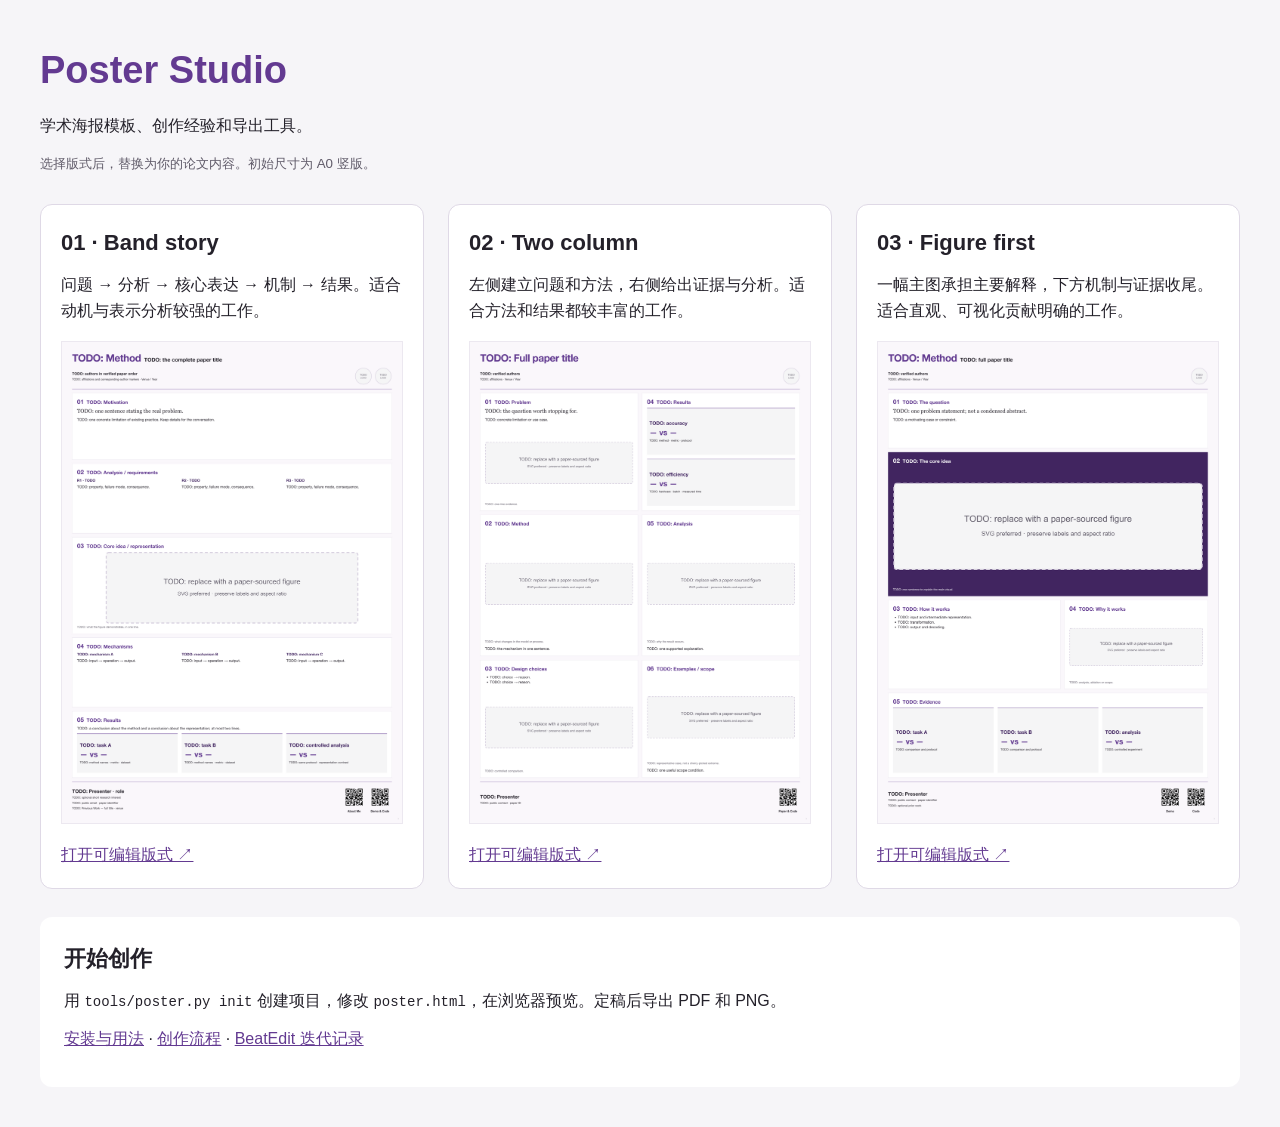
<file: index.html>
<!doctype html><html lang="zh-CN"><head><meta charset="utf-8"><meta name="viewport" content="width=device-width,initial-scale=1"><title>Poster Studio · 学术海报创作</title>
<style>
*{box-sizing:border-box}body{margin:0;background:#f6f5f8;color:#24212a;font:16px/1.6 -apple-system,BlinkMacSystemFont,"Helvetica Neue",Arial,sans-serif}main{max-width:1440px;margin:auto;padding:40px}h1{font-size:38px;margin:0;color:#633a91}p{margin:12px 0}a{color:#633a91}.grid{display:grid;grid-template-columns:repeat(3,minmax(0,1fr));gap:24px;margin-top:28px}.tile{background:white;padding:20px;border:1px solid #dfd9e6;border-radius:12px}h2{font-size:22px;margin:0}.tile img{width:100%;display:block;margin:18px 0;border:1px solid #ece8f0}.tag{display:inline-block;background:#f0eaf6;border-radius:6px;padding:2px 8px;font-size:13px}.notes{background:white;padding:24px;margin-top:28px;border-radius:12px}code{font-size:14px}small{color:#605b69}@media(max-width:900px){.grid{grid-template-columns:1fr}main{padding:24px}}
</style></head><body><main><h1>Poster Studio</h1><p>学术海报模板、创作经验和导出工具。</p><small>选择版式后，替换为你的论文内容。初始尺寸为 A0 竖版。</small>
<div class="grid">
<article class="tile"><h2>01 · Band story</h2><p>问题 → 分析 → 核心表达 → 机制 → 结果。适合动机与表示分析较强的工作。</p><a href="templates/band-story.html"><img src="previews/band-story.png" alt="顺序叙事模板预览">打开可编辑版式 ↗</a></article>
<article class="tile"><h2>02 · Two column</h2><p>左侧建立问题和方法，右侧给出证据与分析。适合方法和结果都较丰富的工作。</p><a href="templates/two-column.html"><img src="previews/two-column.png" alt="双栏模板预览">打开可编辑版式 ↗</a></article>
<article class="tile"><h2>03 · Figure first</h2><p>一幅主图承担主要解释，下方机制与证据收尾。适合直观、可视化贡献明确的工作。</p><a href="templates/figure-first.html"><img src="previews/figure-first.png" alt="主图优先模板预览">打开可编辑版式 ↗</a></article>
</div><section class="notes"><h2>开始创作</h2><p>用 <code>tools/poster.py init</code> 创建项目，修改 <code>poster.html</code>，在浏览器预览。定稿后导出 PDF 和 PNG。</p><p><a href="README.md">安装与用法</a> · <a href="docs/01-workflow.md">创作流程</a> · <a href="docs/02-iteration-lessons.md">BeatEdit 迭代记录</a></p></section></main></body></html>
</file>
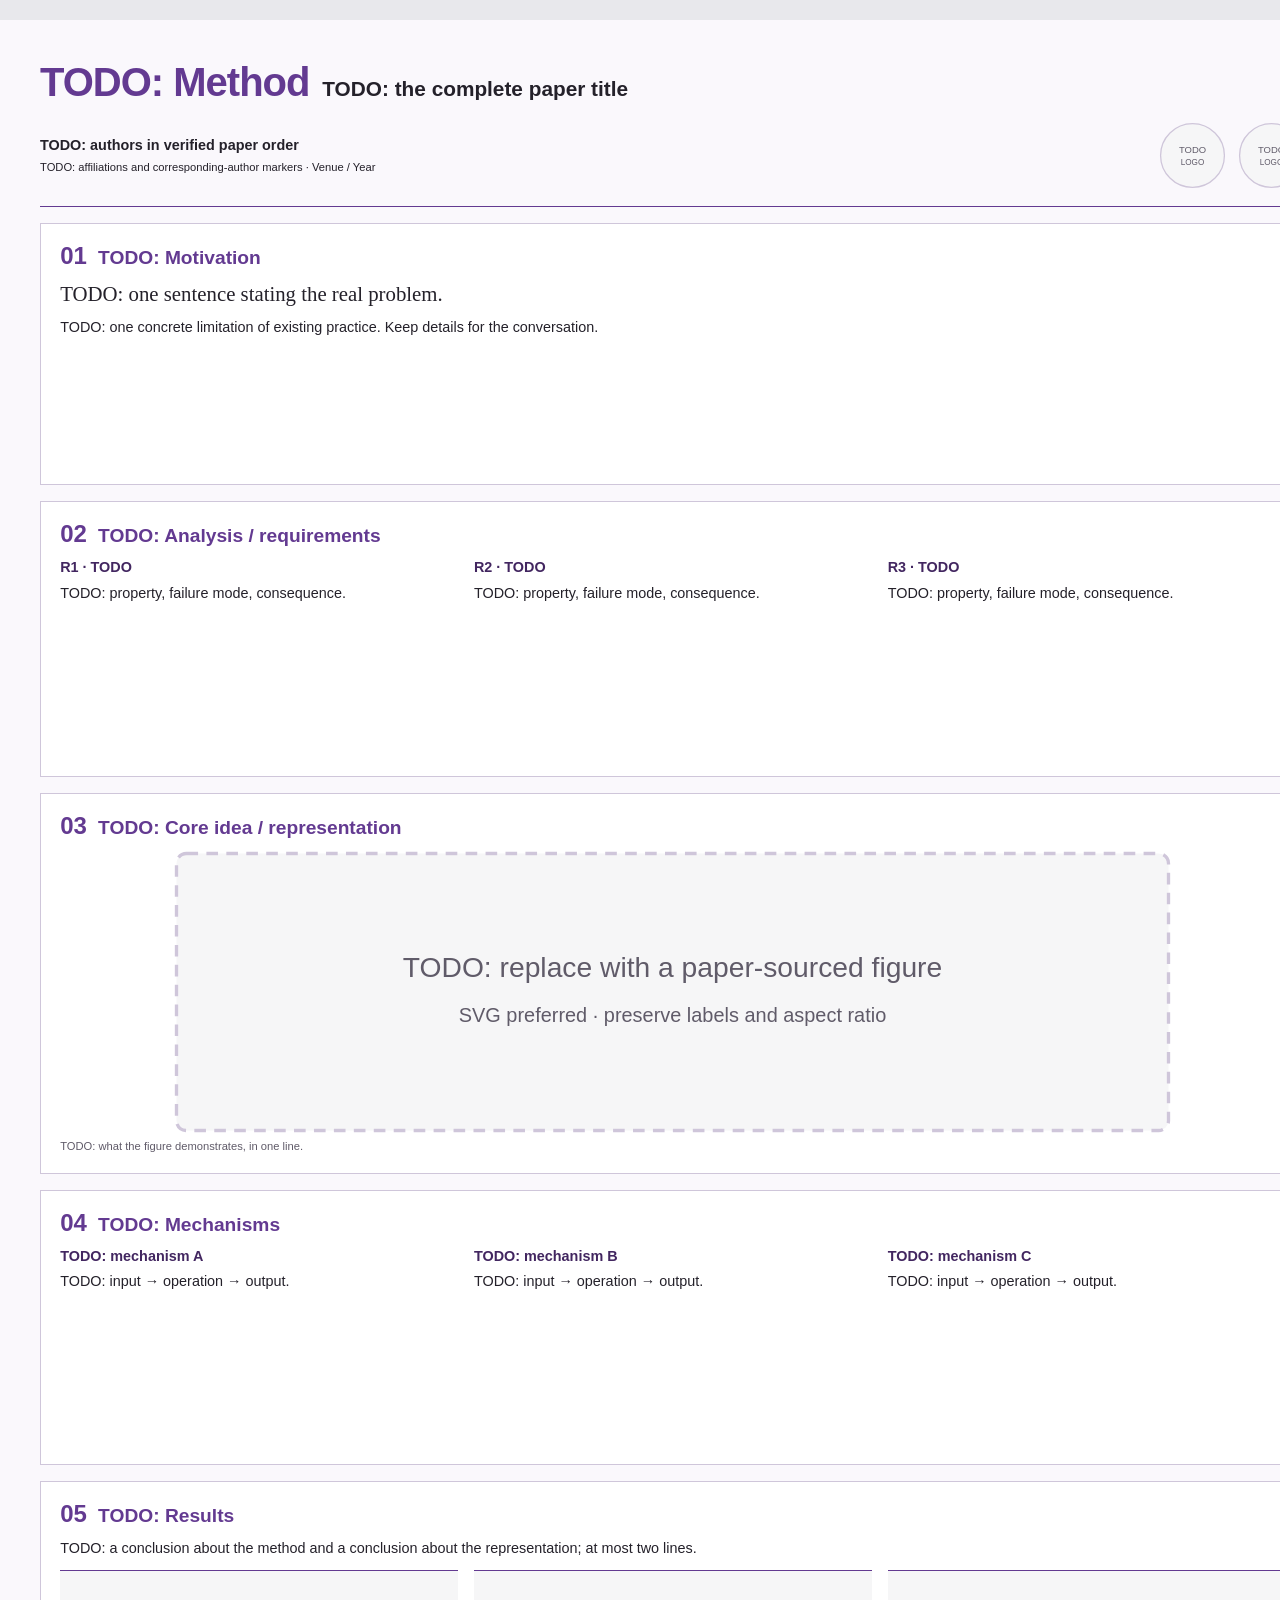
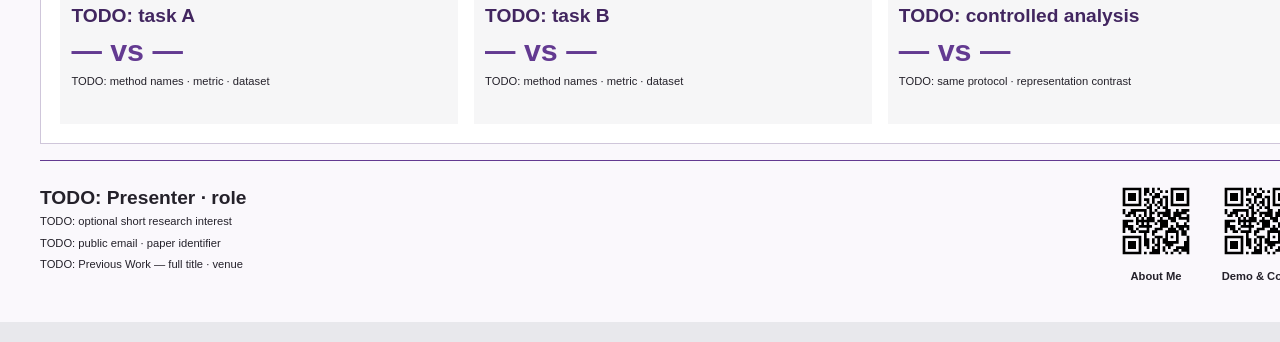
<file: templates/band-story.html>
<!doctype html>
<html lang="en"><head><meta charset="utf-8"><meta name="viewport" content="width=device-width,initial-scale=1"><title>Band story — TODO scaffold</title><link rel="stylesheet" href="../styles/poster.css"></head>
<body><main class="poster" data-measure-role="poster" data-posterly-contract="identity-v1" data-ps-identity="on">
<header data-measure-role="header">
  <div class="title-line"><h1>TODO: Method</h1><div class="subtitle">TODO: the complete paper title</div></div>
  <div class="identity-row"><div class="byline"><p class="authors">TODO: authors in verified paper order</p><p class="affiliations">TODO: affiliations and corresponding-author markers · Venue / Year</p></div><div class="logo-row"><img class="logo-slot" src="../assets/logo-slot.svg" alt="TODO institution logo"><img class="logo-slot" src="../assets/logo-slot.svg" alt="TODO venue logo"></div></div>
</header>
<div class="body-stack" data-measure-role="body"><div class="body-stack story" data-measure-role="column">
  <section class="card" id="motivation" data-measure-role="card"><h2 class="section-title"><span class="num">01</span>TODO: Motivation</h2><p class="lead">TODO: one sentence stating the real problem.</p><p>TODO: one concrete limitation of existing practice. Keep details for the conversation.</p></section>
  <section class="card" id="analysis" data-measure-role="card"><h2 class="section-title"><span class="num">02</span>TODO: Analysis / requirements</h2><div class="tracks"><div class="track"><h3>R1 · TODO</h3><p>TODO: property, failure mode, consequence.</p></div><div class="track"><h3>R2 · TODO</h3><p>TODO: property, failure mode, consequence.</p></div><div class="track"><h3>R3 · TODO</h3><p>TODO: property, failure mode, consequence.</p></div></div></section>
  <section class="card" id="representation" data-measure-role="card"><h2 class="section-title"><span class="num">03</span>TODO: Core idea / representation</h2><figure class="figure"><img src="../assets/figure-slot.svg" alt="TODO paper figure"><figcaption class="caption">TODO: what the figure demonstrates, in one line.</figcaption></figure></section>
  <section class="card" id="mechanisms" data-measure-role="card"><h2 class="section-title"><span class="num">04</span>TODO: Mechanisms</h2><div class="tracks"><div class="track"><h3>TODO: mechanism A</h3><p>TODO: input → operation → output.</p></div><div class="track"><h3>TODO: mechanism B</h3><p>TODO: input → operation → output.</p></div><div class="track"><h3>TODO: mechanism C</h3><p>TODO: input → operation → output.</p></div></div></section>
  <section class="card" id="results" data-measure-role="card"><h2 class="section-title"><span class="num">05</span>TODO: Results</h2><p class="result-summary">TODO: a conclusion about the method and a conclusion about the representation; at most two lines.</p><div class="metrics"><div class="metric"><h3>TODO: task A</h3><div class="value">— vs —</div><p>TODO: method names · metric · dataset</p></div><div class="metric"><h3>TODO: task B</h3><div class="value">— vs —</div><p>TODO: method names · metric · dataset</p></div><div class="metric"><h3>TODO: controlled analysis</h3><div class="value">— vs —</div><p>TODO: same protocol · representation contrast</p></div></div></section>
</div></div>
<footer data-measure-role="footer"><div class="presenter"><h3>TODO: Presenter · role</h3><p>TODO: optional short research interest</p><p>TODO: public email · paper identifier</p><p>TODO: Previous Work — full title · venue</p></div><div class="qr-row"><a class="qr-block" href="https://example.org/"><div class="qr-slot"><img class="white-blend" src="../assets/qr-demo.svg" alt="DEMO QR: example.org"></div><span class="qr-label">About Me</span></a><a class="qr-block" href="https://example.org/"><div class="qr-slot"><img class="white-blend" src="../assets/qr-demo.svg" alt="DEMO QR: example.org"></div><span class="qr-label">Demo &amp; Code</span></a></div></footer>
<span class="corner-sig" data-ps-mark="corner" aria-hidden="true">⊕</span>
</main></body></html>
</file>
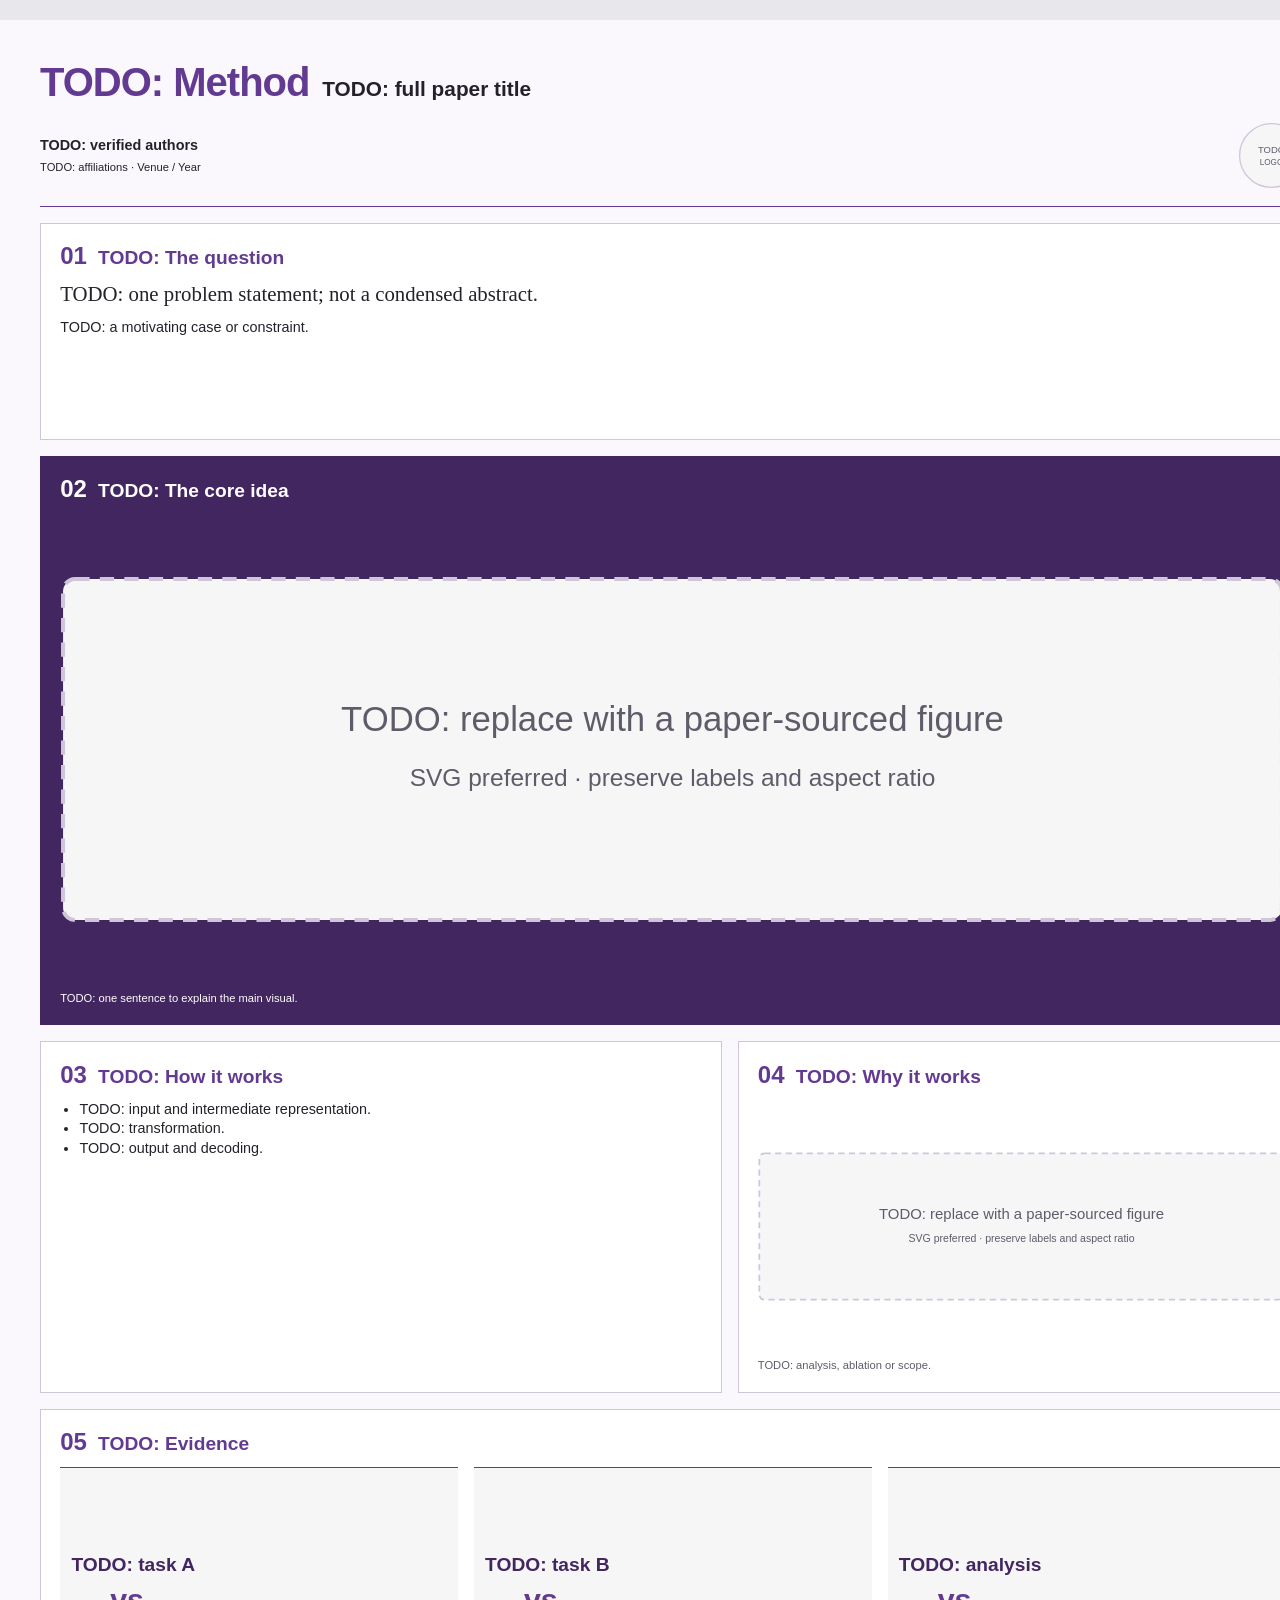
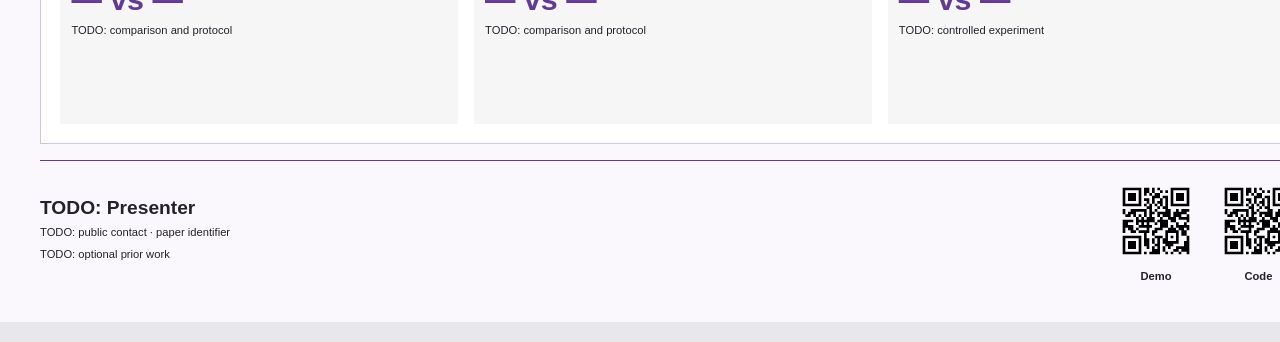
<file: templates/figure-first.html>
<!doctype html>
<html lang="en"><head><meta charset="utf-8"><meta name="viewport" content="width=device-width,initial-scale=1"><title>Figure first — TODO scaffold</title><link rel="stylesheet" href="../styles/poster.css"></head>
<body><main class="poster" data-measure-role="poster" data-posterly-contract="identity-v1" data-ps-identity="on">
<header data-measure-role="header"><div class="title-line"><h1>TODO: Method</h1><div class="subtitle">TODO: full paper title</div></div><div class="identity-row"><div class="byline"><p class="authors">TODO: verified authors</p><p class="affiliations">TODO: affiliations · Venue / Year</p></div><img class="logo-slot" src="../assets/logo-slot.svg" alt="TODO logo"></div></header>
<div class="hero-layout">
  <section class="card" data-measure-role="band"><h2 class="section-title"><span class="num">01</span>TODO: The question</h2><p class="lead">TODO: one problem statement; not a condensed abstract.</p><p>TODO: a motivating case or constraint.</p></section>
  <section class="card hero-card" data-measure-role="band"><h2 class="section-title"><span class="num">02</span>TODO: The core idea</h2><figure class="figure"><img src="../assets/figure-slot.svg" alt="TODO central paper figure"><figcaption class="caption">TODO: one sentence to explain the main visual.</figcaption></figure></section>
  <div class="lower-grid" data-measure-role="body"><div class="column" data-measure-role="column"><section class="card" data-measure-role="card"><h2 class="section-title"><span class="num">03</span>TODO: How it works</h2><ul><li>TODO: input and intermediate representation.</li><li>TODO: transformation.</li><li>TODO: output and decoding.</li></ul></section></div><div class="column" data-measure-role="column"><section class="card" data-measure-role="card"><h2 class="section-title"><span class="num">04</span>TODO: Why it works</h2><figure class="figure"><img src="../assets/figure-slot.svg" alt="TODO supporting analysis"><figcaption class="caption">TODO: analysis, ablation or scope.</figcaption></figure></section></div></div>
  <section class="card" data-measure-role="band"><h2 class="section-title"><span class="num">05</span>TODO: Evidence</h2><div class="metrics"><div class="metric"><h3>TODO: task A</h3><div class="value">— vs —</div><p>TODO: comparison and protocol</p></div><div class="metric"><h3>TODO: task B</h3><div class="value">— vs —</div><p>TODO: comparison and protocol</p></div><div class="metric"><h3>TODO: analysis</h3><div class="value">— vs —</div><p>TODO: controlled experiment</p></div></div></section>
</div>
<footer data-measure-role="footer"><div class="presenter"><h3>TODO: Presenter</h3><p>TODO: public contact · paper identifier</p><p>TODO: optional prior work</p></div><div class="qr-row"><a class="qr-block" href="https://example.org/"><div class="qr-slot"><img src="../assets/qr-demo.svg" alt="DEMO QR"></div><span class="qr-label">Demo</span></a><a class="qr-block" href="https://example.org/"><div class="qr-slot"><img src="../assets/qr-demo.svg" alt="DEMO QR"></div><span class="qr-label">Code</span></a></div></footer>
<span class="corner-sig" data-ps-mark="corner" aria-hidden="true">⊕</span>
</main></body></html>
</file>
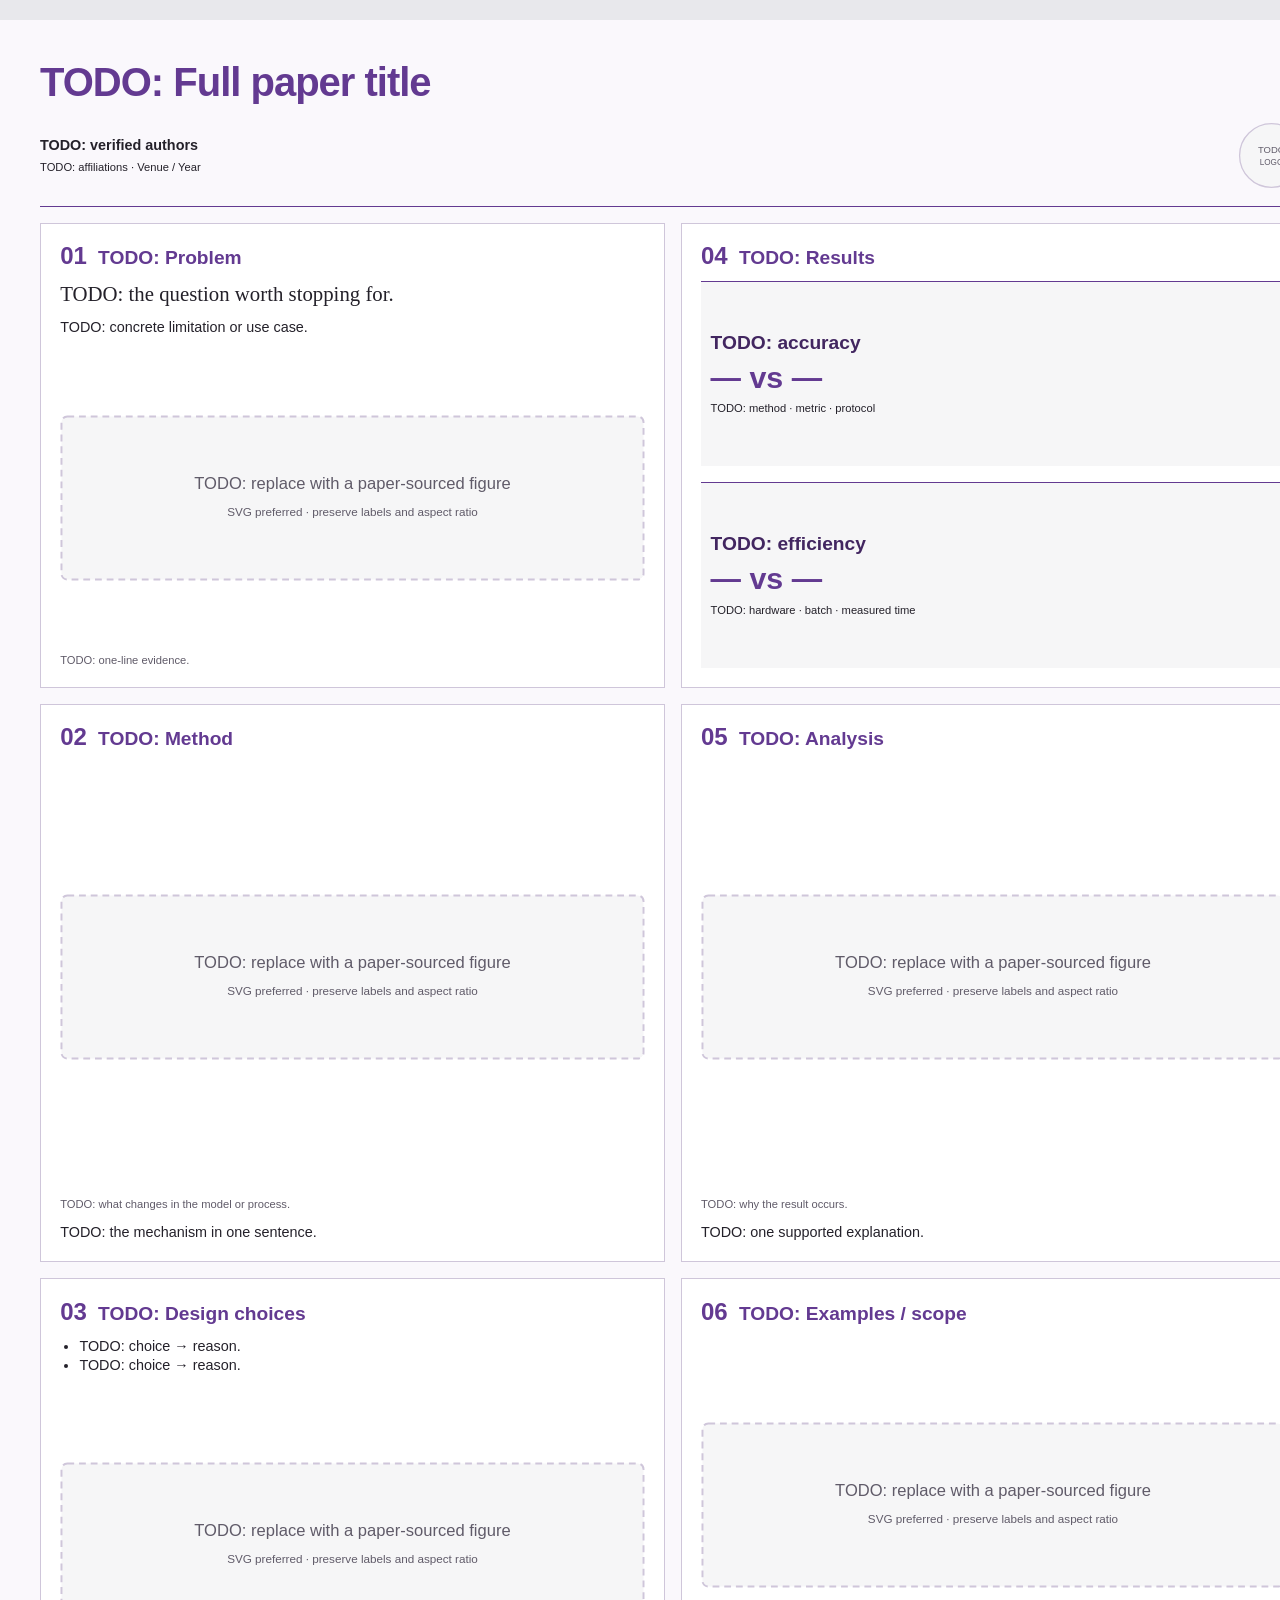
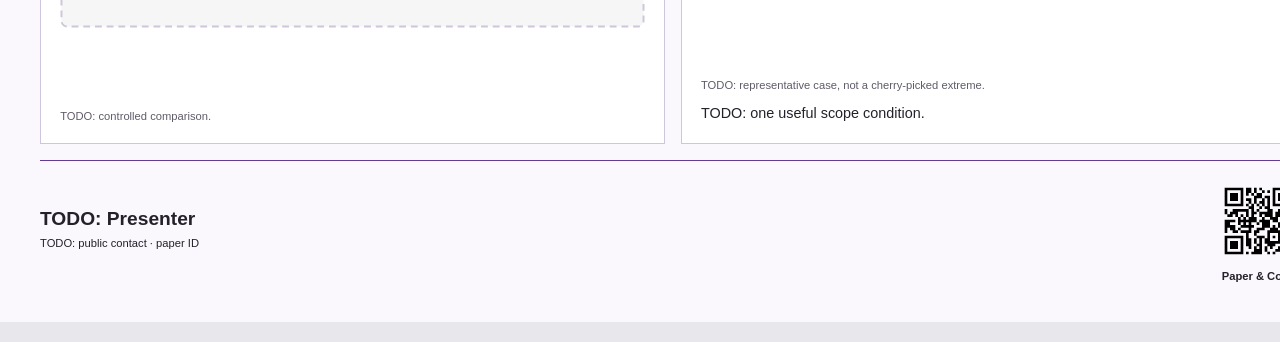
<file: templates/two-column.html>
<!doctype html>
<html lang="en"><head><meta charset="utf-8"><meta name="viewport" content="width=device-width,initial-scale=1"><title>Two column — TODO scaffold</title><link rel="stylesheet" href="../styles/poster.css"></head>
<body><main class="poster" data-measure-role="poster" data-posterly-contract="identity-v1" data-ps-identity="on">
<header data-measure-role="header"><h1>TODO: Full paper title</h1><div class="identity-row"><div class="byline"><p class="authors">TODO: verified authors</p><p class="affiliations">TODO: affiliations · Venue / Year</p></div><img class="logo-slot" src="../assets/logo-slot.svg" alt="TODO logo"></div></header>
<div class="two-col" data-measure-role="body">
  <div class="column" data-measure-role="column">
    <section class="card" data-measure-role="card"><h2 class="section-title"><span class="num">01</span>TODO: Problem</h2><p class="lead">TODO: the question worth stopping for.</p><p>TODO: concrete limitation or use case.</p><figure class="figure"><img src="../assets/figure-slot.svg" alt="TODO problem figure"><figcaption class="caption">TODO: one-line evidence.</figcaption></figure></section>
    <section class="card" data-measure-role="card"><h2 class="section-title"><span class="num">02</span>TODO: Method</h2><figure class="figure"><img src="../assets/figure-slot.svg" alt="TODO method figure"><figcaption class="caption">TODO: what changes in the model or process.</figcaption></figure><p>TODO: the mechanism in one sentence.</p></section>
    <section class="card" data-measure-role="card"><h2 class="section-title"><span class="num">03</span>TODO: Design choices</h2><ul><li>TODO: choice → reason.</li><li>TODO: choice → reason.</li></ul><figure class="figure"><img src="../assets/figure-slot.svg" alt="TODO design analysis"><figcaption class="caption">TODO: controlled comparison.</figcaption></figure></section>
  </div>
  <div class="column" data-measure-role="column">
    <section class="card" data-measure-role="card"><h2 class="section-title"><span class="num">04</span>TODO: Results</h2><div class="metrics"><div class="metric"><h3>TODO: accuracy</h3><div class="value">— vs —</div><p>TODO: method · metric · protocol</p></div><div class="metric"><h3>TODO: efficiency</h3><div class="value">— vs —</div><p>TODO: hardware · batch · measured time</p></div></div></section>
    <section class="card" data-measure-role="card"><h2 class="section-title"><span class="num">05</span>TODO: Analysis</h2><figure class="figure"><img src="../assets/figure-slot.svg" alt="TODO analysis figure"><figcaption class="caption">TODO: why the result occurs.</figcaption></figure><p>TODO: one supported explanation.</p></section>
    <section class="card" data-measure-role="card"><h2 class="section-title"><span class="num">06</span>TODO: Examples / scope</h2><figure class="figure"><img src="../assets/figure-slot.svg" alt="TODO examples"><figcaption class="caption">TODO: representative case, not a cherry-picked extreme.</figcaption></figure><p>TODO: one useful scope condition.</p></section>
  </div>
</div>
<footer data-measure-role="footer"><div class="presenter"><h3>TODO: Presenter</h3><p>TODO: public contact · paper ID</p></div><a class="qr-block" href="https://example.org/"><div class="qr-slot"><img src="../assets/qr-demo.svg" alt="DEMO QR"></div><span class="qr-label">Paper &amp; Code</span></a></footer>
<span class="corner-sig" data-ps-mark="corner" aria-hidden="true">⊕</span>
</main></body></html>
</file>
<file: styles/poster.css>
/* Poster Studio print layout. */
:root {
  --u: 1.6px;
  --page-w: 841; --page-h: 1189;
  --accent: #633a91; --accent-deep: #422660;
  --paper: #faf8fc; --surface: #ffffff; --soft: #f6f6f7;
  --ink: #24212a; --muted: #605b69; --line: #cfc6da;
  --sans: "Helvetica Neue", Arial, sans-serif;
  --serif: Georgia, "Times New Roman", serif;
  --fs-title: calc(25 * var(--u)); --fs-subtitle: calc(13 * var(--u));
  --fs-heading: calc(12 * var(--u)); --fs-number: calc(15 * var(--u));
  --fs-body: calc(9 * var(--u)); --fs-small: calc(7 * var(--u));
  --fs-author: calc(9 * var(--u)); --fs-metric: calc(19 * var(--u));
  --pad: calc(25 * var(--u)); --gap: calc(10 * var(--u));
  --qr: calc(55 * var(--u)); --qr-optical: calc(52 * var(--u));
}
* {box-sizing: border-box;}
html, body {margin: 0; padding: 0;}
body {background: #e8e8ec; color: var(--ink); font-family: var(--sans);}
.poster {
  width: calc(var(--page-w) * var(--u)); height: calc(var(--page-h) * var(--u));
  margin: 20px auto; padding: var(--pad); background: var(--paper);
  display: grid; grid-template-columns: minmax(0, 1fr);
  grid-template-rows: auto minmax(0, 1fr) auto; gap: var(--gap); position: relative;
}
h1, h2, h3, p, figure {margin: 0;}
h1, h2, h3 {line-height: 1.12;}
p, li {font-size: var(--fs-body); line-height: 1.35; text-wrap: pretty;}
ul {margin: 0; padding-left: calc(12 * var(--u));}
a {color: inherit; text-decoration: none;}
img {display: block; max-width: 100%; height: auto;}
header {border-bottom: calc(.7 * var(--u)) solid var(--accent); padding-bottom: calc(10 * var(--u));}
.title-line {display: flex; flex-wrap: wrap; gap: calc(8 * var(--u)); align-items: baseline;}
h1 {font-size: var(--fs-title); color: var(--accent); letter-spacing: -.025em;}
.subtitle {font-size: var(--fs-subtitle); font-weight: 700; text-wrap: balance;}
.identity-row {margin-top: calc(10 * var(--u)); display: flex; gap: var(--gap); align-items: center;}
.byline {flex: 1; min-width: 0;}
.authors {font-size: var(--fs-author); font-weight: 600;}
.affiliations {font-size: var(--fs-small); margin-top: calc(3 * var(--u));}
.logo-row {display: flex; gap: calc(6 * var(--u)); align-items: center;}
.logo-slot {width: calc(43 * var(--u)); height: calc(43 * var(--u)); object-fit: contain;}
.white-blend {mix-blend-mode: multiply;}
.body-stack {display: grid; grid-template-columns: minmax(0, 1fr); gap: var(--gap); min-height: 0;}
.story {grid-template-rows: 1fr 1.05fr 1.45fr 1.05fr 1fr;}
.card {min-width: 0; min-height: 0; padding: calc(12 * var(--u)); background: var(--surface); color: var(--ink); border: calc(.5 * var(--u)) solid var(--line); display: flex; flex-direction: column; gap: calc(7 * var(--u));}
.section-title {display: flex; gap: calc(7 * var(--u)); align-items: baseline; color: var(--accent); font-size: var(--fs-heading);}
.num {font-size: var(--fs-number); font-weight: 800; font-variant-numeric: tabular-nums; white-space: nowrap;}
.lead {font-family: var(--serif); font-size: var(--fs-subtitle); line-height: 1.25; text-wrap: pretty;}
.tracks {display: grid; grid-template-columns: repeat(3, minmax(0, 1fr)); gap: var(--gap);}
.track {min-width: 0; display: flex; flex-direction: column; gap: calc(5 * var(--u));}
.track h3, .mechanism h3 {font-size: var(--fs-body); color: var(--accent-deep);}
.figure {flex: 1; min-height: 0; display: flex; flex-direction: column; justify-content: center; gap: calc(4 * var(--u));}
.figure img {width: 100%; min-height: 0; object-fit: contain; flex: 1;}
.caption {font-size: var(--fs-small); color: var(--muted); line-height: 1.2;}
.result-summary {font-size: var(--fs-body);}
.metrics {display: grid; grid-template-columns: repeat(3, minmax(0, 1fr)); gap: var(--gap); flex: 1; min-height: 0;}
.metric {background: var(--soft); color: var(--ink); border-top: calc(.8 * var(--u)) solid var(--accent); padding: calc(7 * var(--u)); display: flex; flex-direction: column; justify-content: center; gap: calc(4 * var(--u));}
.metric h3 {font-size: var(--fs-heading); color: var(--accent-deep);}
.value {font-size: var(--fs-metric); font-weight: 750; color: var(--accent); white-space: nowrap;}
.metric p {font-size: var(--fs-small);}
.two-col {display: grid; grid-template-columns: repeat(2, minmax(0, 1fr)); gap: var(--gap); min-height: 0;}
.column {display: grid; grid-template-rows: 1fr 1.2fr 1fr; gap: var(--gap); min-height: 0;}
.two-col .tracks, .two-col .metrics {grid-template-columns: minmax(0, 1fr);}
.two-col .metric {padding: calc(6 * var(--u));}
.hero-layout {display: grid; grid-template-rows: .65fr 1.7fr 1.05fr 1fr; gap: var(--gap); min-height: 0;}
.hero-card {background: var(--accent-deep); color: var(--surface); border-color: var(--accent-deep);}
.hero-card .section-title {color: var(--surface);}
.hero-card .caption {color: var(--surface);}
.lower-grid {display: grid; grid-template-columns: 1.2fr 1fr; gap: var(--gap); min-height: 0;}
.lower-grid .column {grid-template-rows: minmax(0, 1fr);}
footer {border-top: calc(.7 * var(--u)) solid var(--accent); padding-top: calc(10 * var(--u)); display: grid; grid-template-columns: minmax(0, 1fr) auto; gap: var(--gap); align-items: center;}
.presenter {display: flex; flex-direction: column; gap: calc(4 * var(--u)); min-width: 0;}
.presenter h3 {font-size: var(--fs-heading);}
.presenter p {font-size: var(--fs-small);}
.qr-row {display: flex; align-items: center; gap: calc(5 * var(--u));}
.qr-block {display: flex; flex-direction: column; align-items: center; gap: calc(3 * var(--u)); width: calc(59 * var(--u));}
.qr-slot {height: var(--qr); width: var(--qr); display: grid; place-items: center;}
.qr-slot img {height: var(--qr); width: var(--qr); object-fit: contain;}
.qr-block.optical-small img {height: var(--qr-optical); width: var(--qr-optical);}
.qr-label {font-size: var(--fs-small); font-weight: 650; text-align: center; text-wrap: balance; line-height: 1.15;}
.corner-sig {position: absolute; right: calc(8 * var(--u)); bottom: calc(8 * var(--u)); font-size: calc(3 * var(--u)); color: var(--muted);}
.tt-none {text-transform: none;}
@page {size: 841mm 1189mm; margin: 0;}
@media print {
  :root {--u: 1mm;}
  html, body {width: 841mm; height: 1189mm; background: var(--paper);}
  .poster {margin: 0; box-shadow: none;}
  * {-webkit-print-color-adjust: exact; print-color-adjust: exact;}
}
</file>
